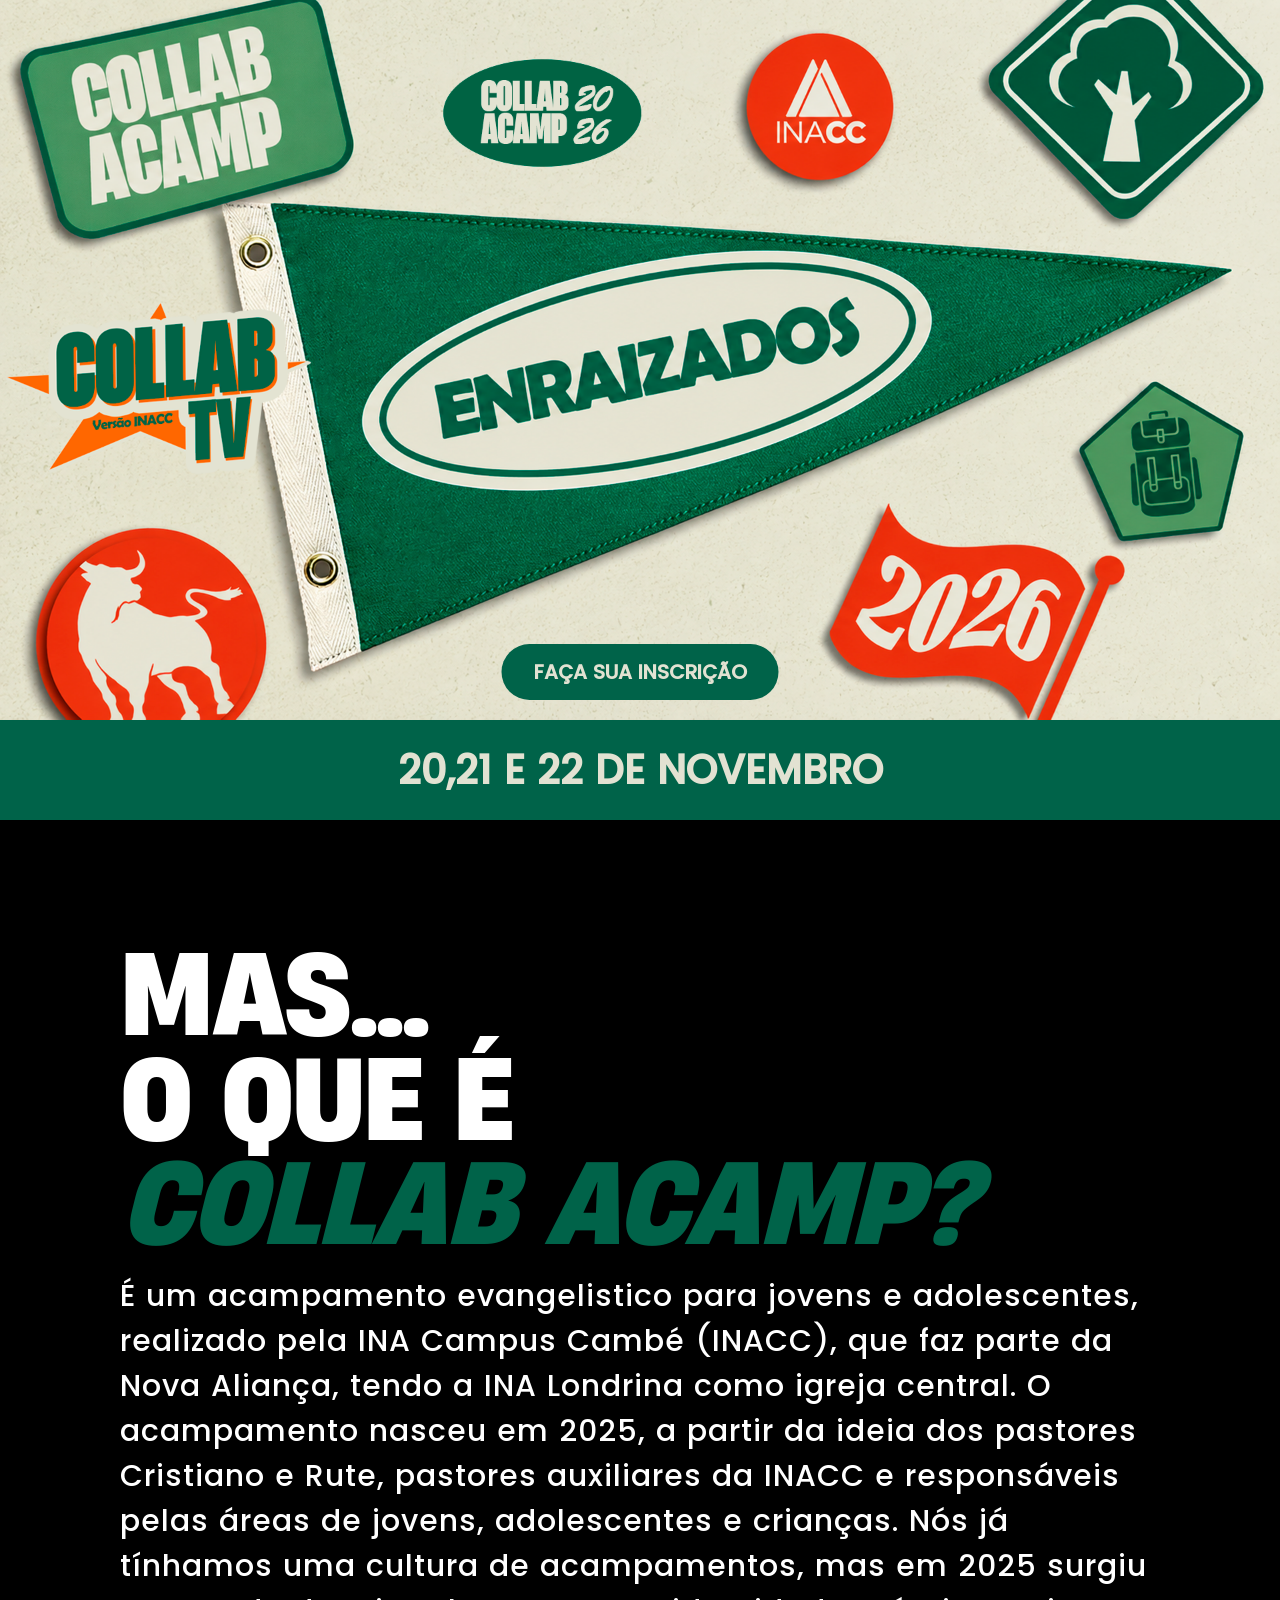
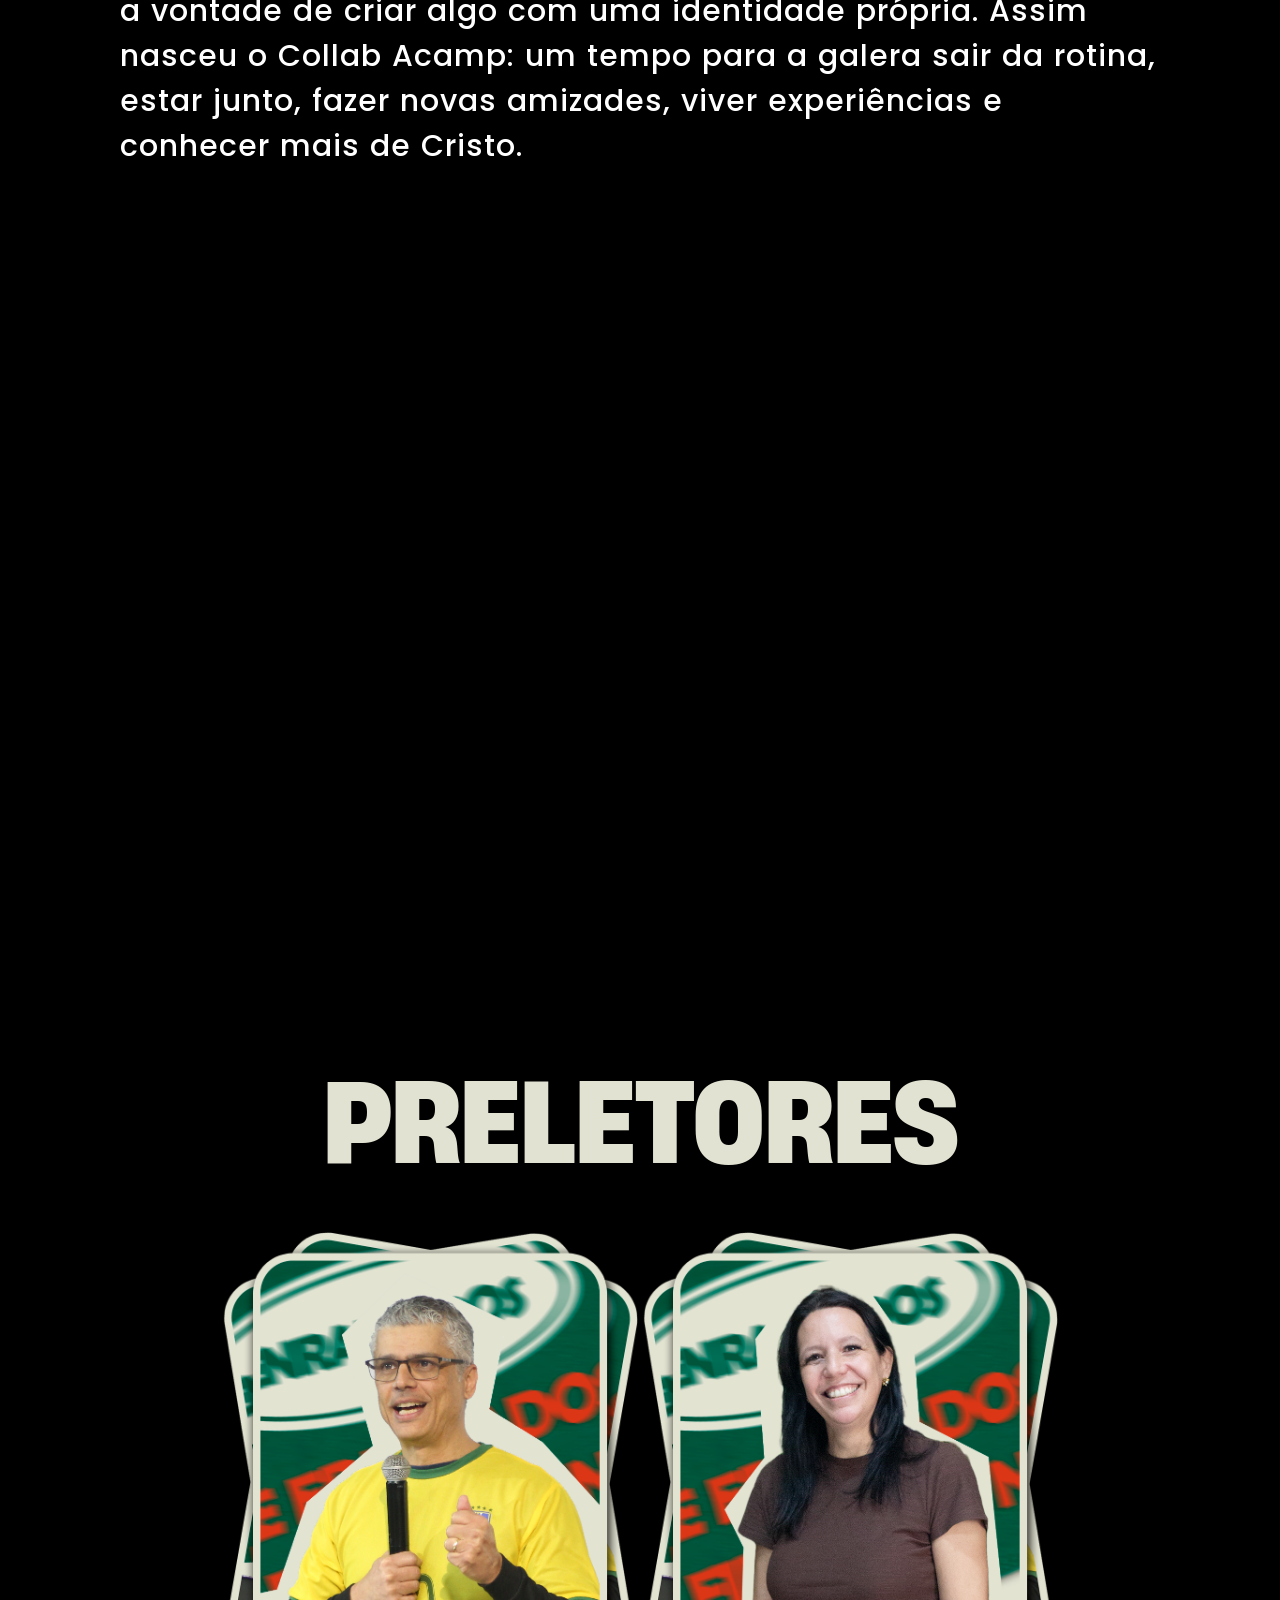
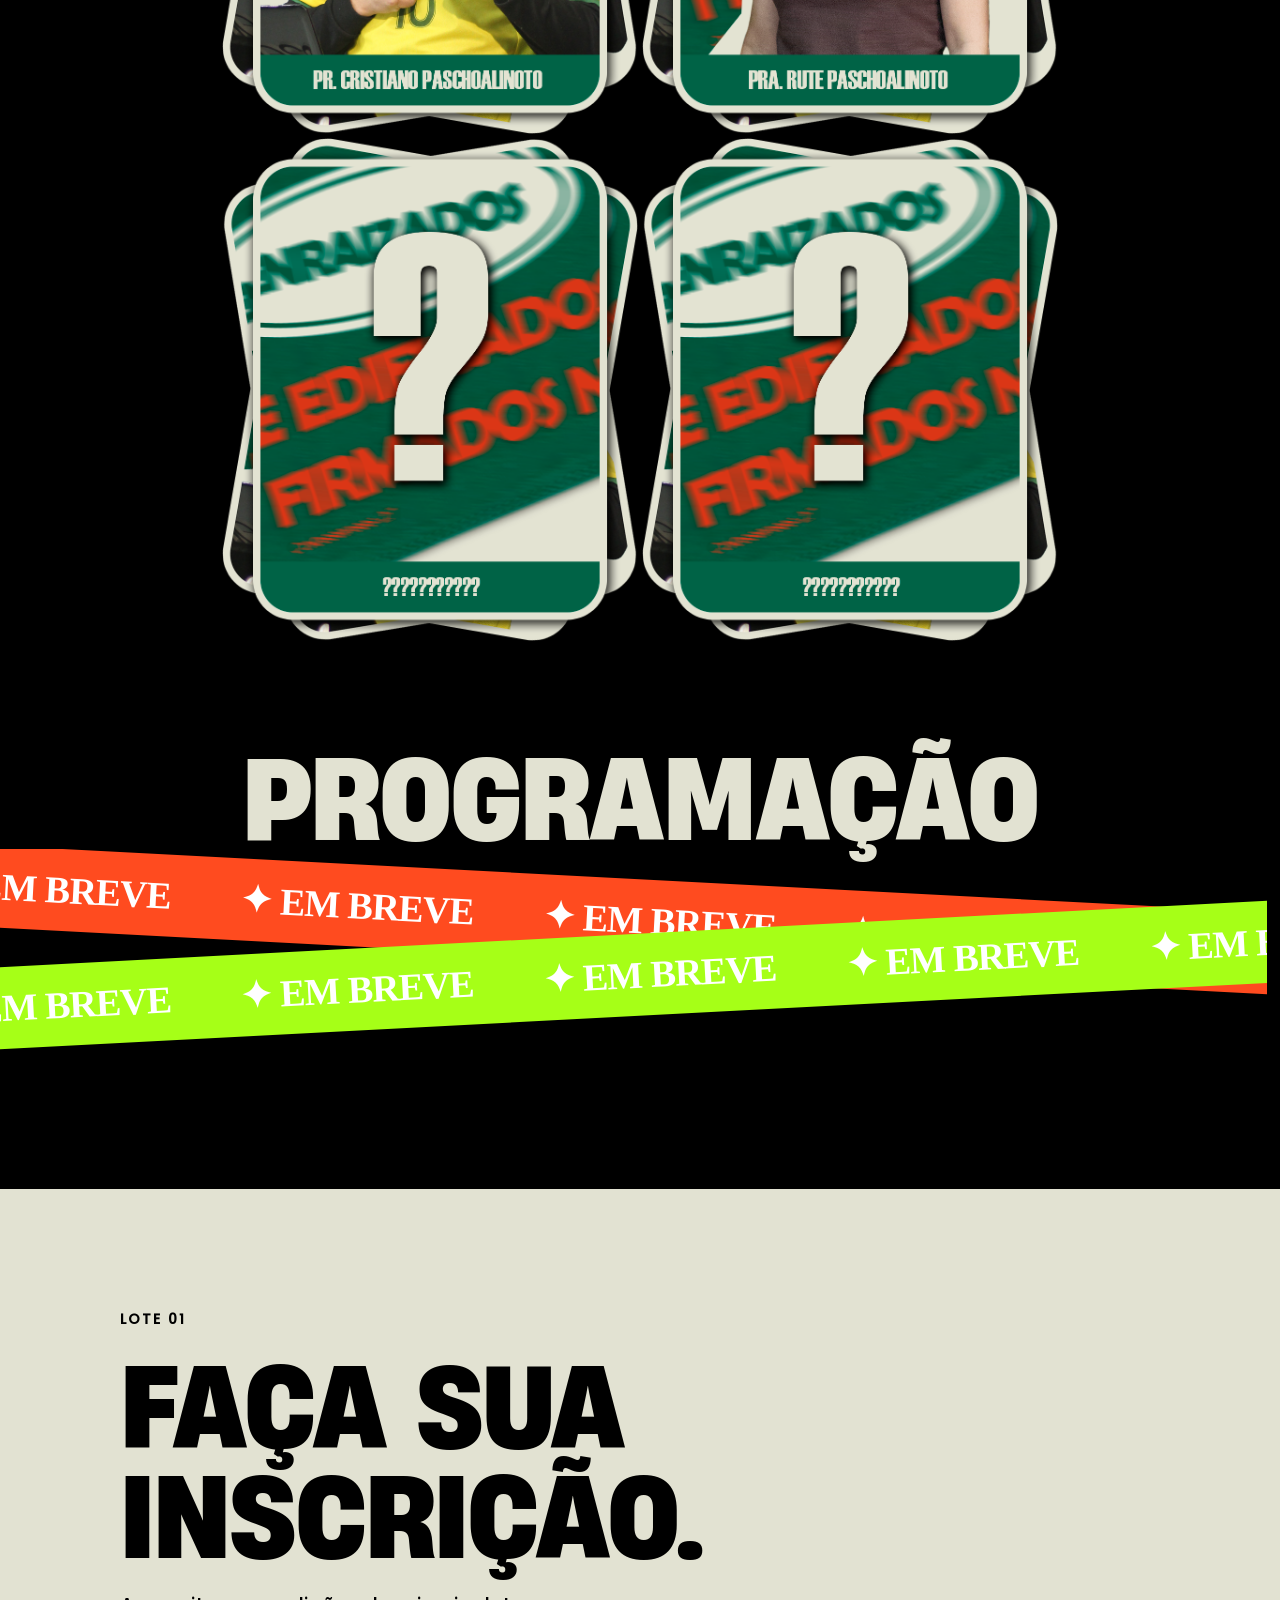
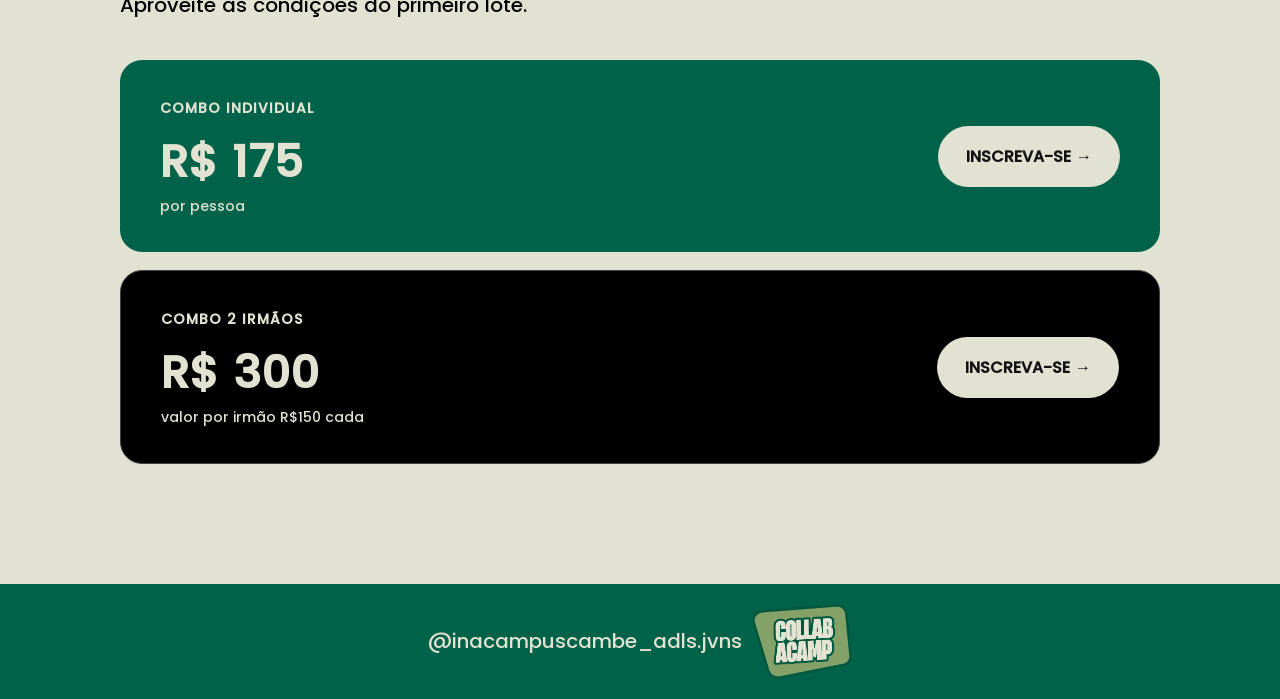
<file: index.html>
<!DOCTYPE html>
<html lang="pt-BR">
<head>
    <meta charset="UTF-8">
    <meta name="viewport" content="width=device-width, initial-scale=1.0">
    <title>COLLAB ACAMP 2026</title>
    <meta name="description" content="COLLAB ACAMP 2026 — Confira todas as informações, programação e novidades do acampamento.">
    <meta name="robots" content="index, follow">
    <link rel="canonical" href="https://collabacamp.online/">
    <link rel="stylesheet" href="css/index.css">
    <link rel="stylesheet" href="css/global.css">
    <link rel="icon" type="image/png" href="COLLAB acamp.png">

    <!-- Compartilhamento no WhatsApp, Instagram, Facebook etc. -->
    <meta property="og:type" content="website">
    <meta property="og:url" content="https://collabacamp.online/">
    <meta property="og:title" content="COLLAB ACAMP 2026">
    <meta property="og:description" content="Confira todas as informações, programação e novidades do COLLAB ACAMP 2026.">
    <meta property="og:site_name" content="COLLAB ACAMP 2026">

    <!-- Nome preferido do site para mecanismos de busca -->
    <script type="application/ld+json">
    {
      "@context": "https://schema.org",
      "@type": "WebSite",
      "name": "COLLAB ACAMP 2026",
      "url": "https://collabacamp.online/"
    }
    </script>

</head>
<body>
    <header class="header">
        <div>
            <ul>
                <li>
                    <a href="#home">
                    Inicio
                    </a>
                </li>
                <li>
                    <a href="#pag-dois-oque-e">
                    O que é?
                    </a>
                </li>
                <li>
                    <a href="#pg-tres-progr">
                    Programação
                    </a>
                </li>
                <li>
                    <a href="#inscricao">
                    Inscreva-se
                    </a>
                </li>
                <li>
                    <a href="https://w.app/nyemnc">
                    Dúvidas?
                    </a>
                </li>
            </ul>
        </div>
    </header>

    <main>
        <section class="home" id ="home">
            <div class="capa-pag">
                <img src="img/SITE COMPUTADOR.png" alt="Collab 2026" class="capa-img capa-computador">
                <img src="img/SITE CELULAR.png" alt="Collab 2026" class="capa-img capa-celular">
                <a href="#inscricao" class="faca-sua-inscricao">
                    FAÇA SUA INSCRIÇÃO
                </a>
            </div>
        </section>
        
        <div class = "data">
            20,21 e 22 de Novembro
        </div>
        
        <section class="pag-dois-oque-e" id = "pag-dois-oque-e">
                <h1 class="titulo-dois">
                Mas...<br>O que é <br>
                <span class = "detalhe-abertura">COLLAB ACAMp?</span>
                </h1>
                <p class = "texto-dois">
                    É um acampamento evangelistico para jovens e adolescentes, realizado pela INA Campus Cambé (INACC), que faz parte da Nova Aliança, tendo a INA Londrina como igreja central.
                    O acampamento nasceu em 2025, a partir da ideia dos pastores Cristiano e Rute, pastores auxiliares da INACC e responsáveis pelas áreas de jovens, adolescentes e crianças.
                    Nós já tínhamos uma cultura de acampamentos, mas em 2025 surgiu a vontade de criar algo com uma identidade própria. Assim nasceu o Collab Acamp: um tempo para a galera sair da rotina, estar junto, fazer novas amizades, viver experiências e conhecer mais de Cristo.
                </p>
                <div class= "video-tema">
                    <iframe src="https://www.youtube-nocookie.com/embed/gSRw7Sj7A7Q?si=cYI2en7I1Rjrwres" title="Video Tema" loading="lazy" referrerpolicy="strict-origin-when-cross-origin" allowfullscreen></iframe>
                </div>
        </section>
        
        <section class="pg-tres-progr" id = "pg-tres-progr">
            <h1 class="titulo-tres">
                Preletores
            </h1>
            <div class="cartas">
                <img src="img/CARTA_CRIS.png" class="carta-cris" alt ="Carta Cris">
                <img src="img/CARTA_RUTE.png" class = "carta-rute" alt ="Carta Rute">
                <img src = "img/CARTA-EMBREVE.png" class = "carta-embreve" alt ="Carta embreve">
                <img src = "img/CARTA-EMBREVE.png" class = "carta-embreve" alt ="Carta embreve">
            </div>
            <h1 class="programacao">
                Programação
            </h1>
            <section class="breve-faixas">
                <div class="faixa faixa-laranja">
                    <div class="faixa-conteudo">
                        <span>✦ EM BREVE</span>
                        <span>✦ EM BREVE</span>
                        <span>✦ EM BREVE</span>
                        <span>✦ EM BREVE</span>
                        <span>✦ EM BREVE</span>
                        <span>✦ EM BREVE</span>
                        <span>✦ EM BREVE</span>
                        <span>✦ EM BREVE</span>

                        <span>✦ EM BREVE</span>
                        <span>✦ EM BREVE</span>
                        <span>✦ EM BREVE</span>
                        <span>✦ EM BREVE</span>
                        <span>✦ EM BREVE</span>
                        <span>✦ EM BREVE</span>
                        <span>✦ EM BREVE</span>
                        <span>✦ EM BREVE</span>
                    </div>
                </div>


                <div class="faixa faixa-roxa">
                    <div class="faixa-conteudo">
                        <span>✦ EM BREVE</span>
                        <span>✦ EM BREVE</span>
                        <span>✦ EM BREVE</span>
                        <span>✦ EM BREVE</span>
                        <span>✦ EM BREVE</span>
                        <span>✦ EM BREVE</span>
                        <span>✦ EM BREVE</span>
                        <span>✦ EM BREVE</span>

                        <span>✦ EM BREVE</span>
                        <span>✦ EM BREVE</span>
                        <span>✦ EM BREVE</span>
                        <span>✦ EM BREVE</span>
                        <span>✦ EM BREVE</span>
                        <span>✦ EM BREVE</span>
                        <span>✦ EM BREVE</span>
                        <span>✦ EM BREVE</span>
                    </div>
                </div>
            </section>
        </section>

        <section class="pag-quatro-ins" id = "inscricao">
            <div class="lote">
                <div class="titulo">
                    <span>LOTE 01</span>
                    <h2>Faça sua<br>inscrição.</h2>
                    <p>Aproveite as condições do primeiro lote.</p>
                </div>

                <div class="precos">
                    <div class="card individual">
                        <div>
                            <span>COMBO INDIVIDUAL</span>
                            <h3>R$ 175</h3>
                            <p>por pessoa</p>
                        </div>
                            <a href="https://forms.gle/2uRgqixYs254iwUR7">INSCREVA-SE →</a>
                    </div>
                    <div class="card irmao">
                        <div>
                            <span>COMBO 2 IRMÃOS</span>
                            <h3>R$ 300</h3>
                            <p>valor por irmão R$150 cada</p>
                        </div>
                        <a href="https://forms.gle/1xk8GZ5hoA1KC9Y48">INSCREVA-SE →</a>
                    </div>
                </div>
            </div>
        </section>
        <section>
                <div class = "rodape">
                    <a href = "https://www.instagram.com/inacampuscambe_adls.jvns/" class = "instagram">
                            @inacampuscambe_adls.jvns
                    </a>
                    <img src="img/COLLAB acamp.png" class="imagem-rodape" alt="Collab Acampa">
                </div>
        </section>
    </main>
</body>
</html>
</file>
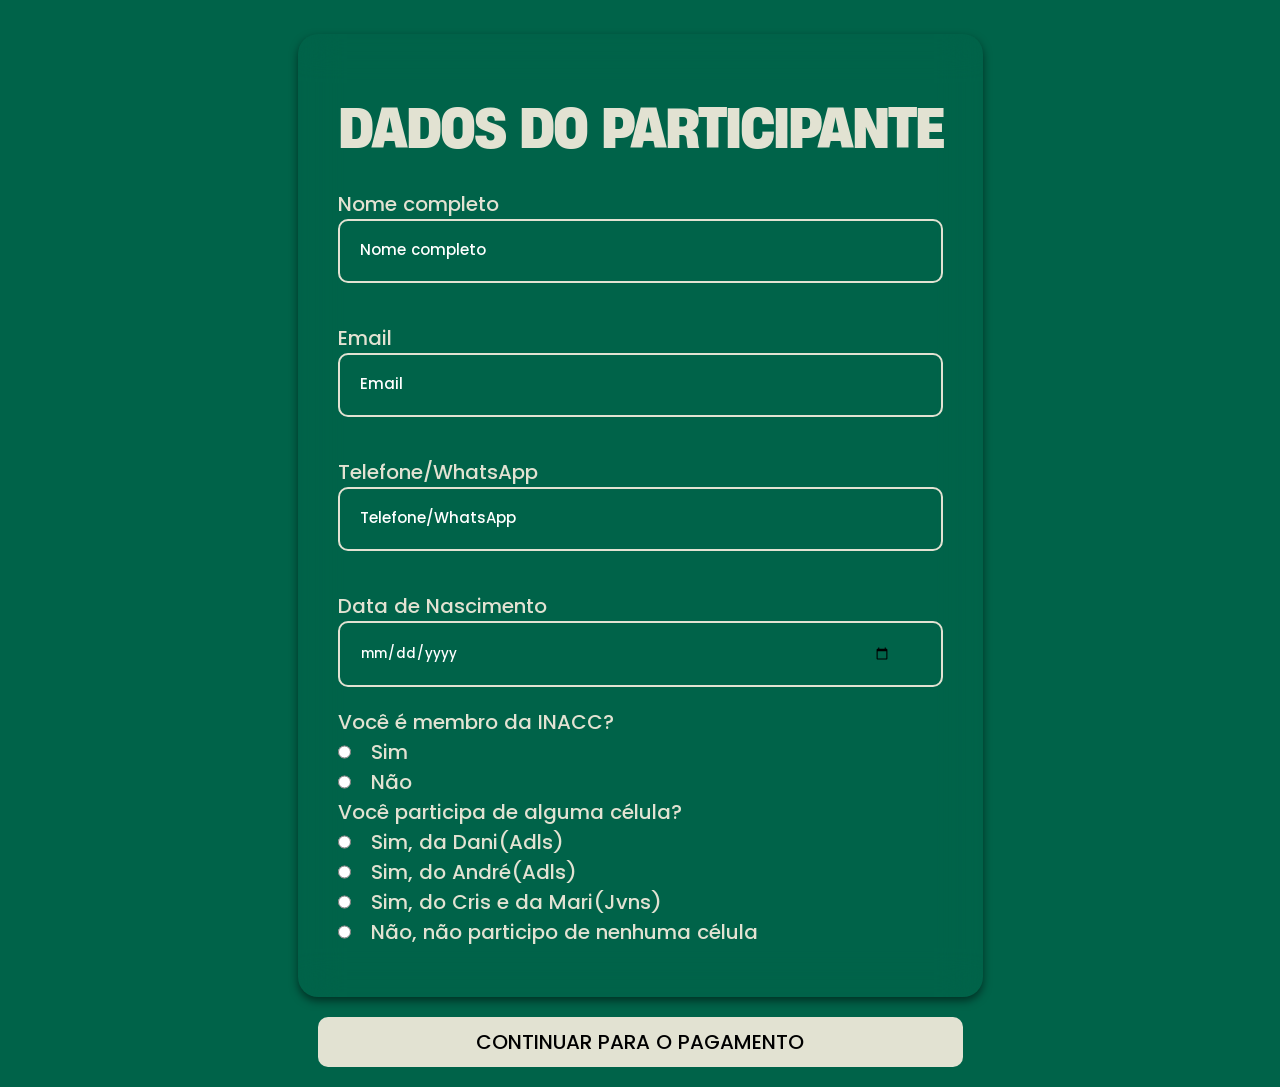
<file: checkout.html>
<!DOCTYPE html>
<html lang="prt-BR">
<head>
    <meta charset="UTF-8">
    <meta name="viewport" content="width=device-width, initial-scale=1.0">
    <title>Checkout</title>
    <link rel="stylesheet" href="css/checkout.css">
    <link rel="stylesheet" href="css/global.css">
</head>
<body>
    <main class="checkout">
        <h1>Resumo da Inscrição</h1>
        <section class="resumo-inscricao">
            <div class="resumo-participante">
                 <h2>Dados do Participante</h2>
                <p><strong>Nome: </strong> <span data-summary="nome"></span></p>
                <p><strong>Email: </strong> <span data-summary="email"></span></p>
                <p><strong>Telefone: </strong> <span data-summary="telefone"></span></p>
                <p><strong>Data de Nascimento: </strong> <span data-summary="idade"></span></p>
            </div>
        </section>
        <section id="responsible-summary" hidden>
            <div class="resumo-responsavel">
                <h2>Dados do Responsável</h2>
                <p><strong>Nome: </strong> <span data-summary="nomeResponsavel"></span></p>
                <p><strong>E-mail: </strong> <span data-summary="emailResponsavel"></span></p>
                <p><strong>Telefone: </strong> <span data-summary="telefoneResponsavel"></span></p>
            </div>
        </section>
        <section class="evento-info">
            <div class="resumo-evento">
                <h2>Informações do Evento</h2>
                <p><strong>Evento:</strong> COLLAB ACAMP 2026</p>
                <p><strong>Data:</strong> 20, 21, 22 de Novembro de 2026</p>
                <p><strong>Valor:</strong> R$ 175,00</p>
                <p><strong>Local:</strong> </p>
            </div>
        </section>
        <p class="aviso">Ao clicar em "Ir para o Pagamento", você será redirecionado para a página de pagamento. Certifique-se de revisar todas as informações antes de prosseguir.</p>
        <div class="buttons">
            <a href="inscricao.html" class="buttom">Voltar</a>
            <a href="https://link.infinitepay.io/cristianopachoalinoto/VC1D-GQ7JXLDRSQ-175,00" class="buttom">Ir para o Pagamento</a>
        </div>
    </main>
    <script src="js/checkout.js" defer></script>
</body>
</html>
</file>
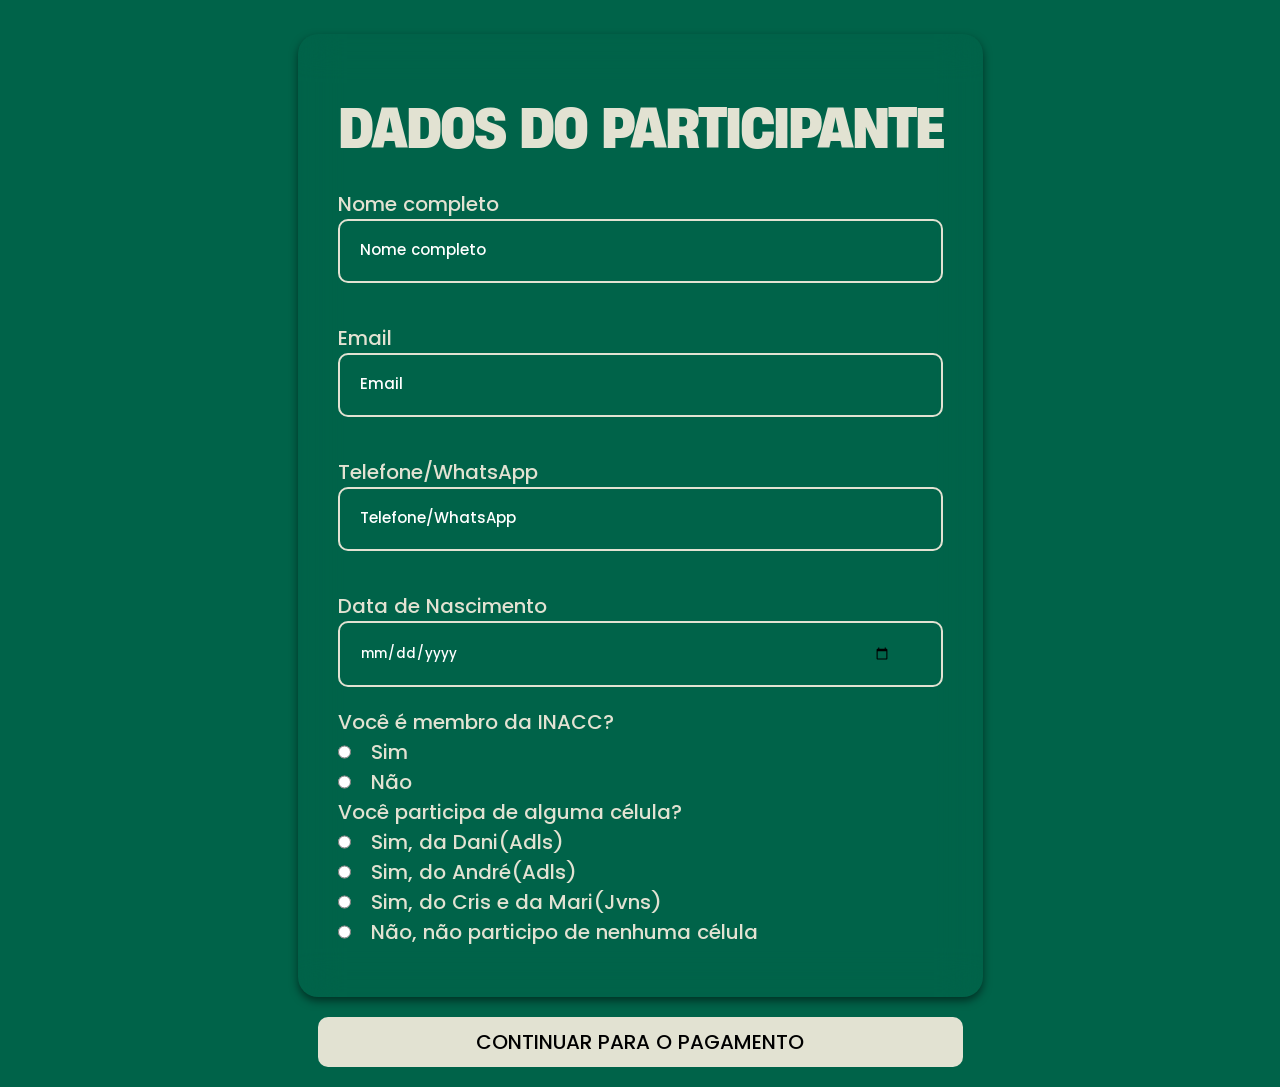
<file: inscricao.html>
<!DOCTYPE html>
<html lang="pt-BR">
<head>
    <meta charset="UTF-8">
    <meta name="viewport" content="width=device-width, initial-scale=1.0">
    <title>INSCRIÇÃO COLLAB ACAMP</title>
    <link rel="stylesheet" href="css/inscricao.css">
    <link rel="stylesheet" href="css/global.css">
</head>
<body>
    <main class="inscricao">
        <form id="form-inscricao">
        <section>
                <div class = "box-participante" id="participante">
                    <h1 class="title">Dados do Participante</h1>
                    <div class="inserir">
                        <label for="nome">Nome completo</label>
                        <input id="nome" name="nome" type="text" placeholder="Nome completo" required>
                    </div>
                    <div class="inserir">
                        <label for="email">Email</label>
                        <input id="email" name="email" type="email" placeholder="Email" autocomplete="email" required>
                    </div>
                    <div class="inserir">
                        <label for="telefone">Telefone/WhatsApp</label>
                        <input id="telefone" name="telefone" type="tel" placeholder="Telefone/WhatsApp" required>
                    </div>
                    <div class="inserir">
                        <label for="idade">Data de Nascimento</label>
                        <input id="idade" name="idade" type="date" placeholder="Data de Nascimento" required >
                    </div>
                    <div class="pergunta">
                        <p>Você é membro da INACC?</p>
                        <label><input type="radio" name="membro-inacc" value="sim" required> Sim</label>
                        <label><input type="radio" name="membro-inacc" value="nao"> Não</label>
                    </div>
                    <div class="pergunta">
                        <p>Você participa de alguma célula?</p>
                        <label><input type="radio" name="participa-celula" value="dani"> Sim, da Dani(Adls)</label>
                        <label><input type="radio" name="participa-celula" value="andre"> Sim, do André(Adls)</label>
                        <label><input type="radio" name="participa-celula" value="mari"> Sim, do Cris e da Mari(Jvns)</label>
                        <label><input type="radio" name="participa-celula" value="nenhuma"> Não, não participo de nenhuma célula</label>
                    </div>   
                </div> 
        </section>
        <section>
            <fieldset id="form-responsavel" hidden disabled>
                <div class = "box-responsavel" id="responsavel">
                    <h1 class="title">Informações do Responsável</h1>
                        <div class="inserir">
                            <label for="nomeResponsavel">Nome completo do Responsável</label>
                            <input id="nomeResponsavel" name="nomeResponsavel" type="text" placeholder="Nome completo do Responsável" required>
                        </div>
                    <div class="inserir">
                        <label for="emailResponsavel">Email do Responsável</label>
                        <input id="emailResponsavel" name="emailResponsavel" type="email" placeholder="Email do Responsável" autocomplete="email" required>
                    </div>
                    <div class="inserir">
                        <label for="telefoneRsponsavel">Telefone/WhatsApp do Responsável</label>
                        <input id="telefoneResponsavel" name="telefoneResponsavel" type="tel" placeholder="Telefone/WhatsApp do Responsável" required>
                    </div>
                </div>
            </fieldset>
        </section>
        <section>
                <div class = "box-pagamento" id="pagamento">
                <button type="submit">Continuar para o pagamento</button>
                </div>
        </section> 
        </form>
    </main>
    <script src="js/inscricao.js" defer></script>
</body>
</html>
</file>
<file: css/index.css>
/* PAGINA 1 - CAPA INICIAL */
.capa-pag{
    position: relative;
    width: 100%;
}
.capa-img {
    width: 100%;
    height: auto;
    display: block;
}

.faca-sua-inscricao {
    position: absolute;
    bottom: 20px;
    left: 50%;
    transform: translateX(-50%);

    font-family: "Poppins", sans-serif;
    background-color: #006349;
    color: #e2e2d2;
    padding: 0.8rem 2rem;
    border-radius: 100px;
    text-decoration: none;
    font-size: 20px;
    font-weight: 800;
    text-align: center;

}

/* DIVISÃO COM A DATA */
.data{
    background-color: #006349;
    color:#e2e2d2;
    padding: 20px;
    text-align: center; 
    text-transform: uppercase;
    font-family: "Poppins", sans-serif;
    list-style: none;
    font-weight: 800;
    font-size: 40px;
    position: relative;
}

/* PAGINA 2 - OQUE É */

.titulo-dois {
    font-family: "Heading Now Trial", sans-serif;
    font-weight: 1000;
    text-align:start;
    font-size: 110px;
    letter-spacing: -2px;
    line-height: 0.95;
    color: #fff;
    text-transform: uppercase;
}
.pag-dois-oque-e{
    padding: 120px;
    background-color: rgb(0, 0, 0);
}

.detalhe-abertura{
    color: #006349;
    background: none;
    font-style: italic;
}
.texto-dois{
    color:#fff;
    font-family: "Poppins", sans-serif;
    list-style: none;
    margin-top: 20px;
    font-weight: normal;
    letter-spacing: 1px;
    font-size: 30px;
}
.video-tema {
    margin-top: 70px;
    aspect-ratio: 16 / 9;
    width: 100%;
    justify-content: center;
    align-items: center;
}
.video-tema iframe {
  inset: 0;
  width: 100%;
  height: 100%;
  border: 0;
    justify-content: center;
  align-items: center;
}
/* PAGINA 3 - PROGRAMAÇÃO*/
.pg-tres-progr{
    padding: 120px;
    background-color:#000000;
}
.titulo-tres{
    font-family: "Heading Now Trial", sans-serif;
    font-weight: 1000;
    text-align: center;
    font-size: 110px;
    letter-spacing: -2px;
    text-transform: uppercase;
    line-height: 0.95;
    color:#e2e2d2;
}

.cartas{
    text-align: center;
    margin-top: 60px;
}
.carta-cris{
    width: 40%;
}
.carta-rute{
    width: 40%;
}
.carta-embreve{
    width: 40%;
}

.programacao{
    margin-top: 100px;
    font-family: "Heading Now Trial", sans-serif;
    font-weight: 1000;
    text-align: center;
    font-size: 110px;
    letter-spacing: -2px;
    text-transform: uppercase;
    line-height: 0.95;
    color:#e2e2d2;
}
/* ==============================
   FAIXAS EM BREVE
================================ */

.breve-faixas {
    position: relative;
    width: 99vw;
    margin-left: calc(50% - 50vw);
    height: 220px;
    overflow: hidden;
    background: transparent;
}

.faixa {
    position: absolute;
    width: 110%;
    left: -5%;
    padding: 22px 0;
    overflow: hidden;
    white-space: nowrap;
}
.faixa-laranja {
    top: 30px;
    background: #ff4b1f;
    transform: rotate(3deg);
    z-index: 1;
}
.faixa-roxa {
    top: 85px;
    background:#a6ff17;
    transform: rotate(-3deg);
    z-index: 2;
}
.faixa-conteudo {
    display: flex;
    width: max-content;
    align-items: center;
    animation: passar-faixa 18s linear infinite;
}
.faixa-conteudo span {
    flex-shrink: 0;
    margin-right: 70px;
    color: #fff;
    font-size: 38px;
    font-weight: 800;
    line-height: 1;
    letter-spacing: -1px;
}

@keyframes passar-faixa {
    from {
        transform: translateX(0);
    }
    to {
        transform: translateX(-50%);
    }
}

/* PAGINA 4 - INSCRIÇÃO */
.pag-quatro-ins{
    padding: 120px;
    background-color:#e2e2d2;
  
}

.titulo span {
    font-size: 14px;
    font-weight: bold;
    letter-spacing: 2px;
    color: #000000;
    font-family: "Poppins", sans-serif;
}

.titulo h2 {
    font-size: 110px;
    line-height: 1;
    margin: 20px 0;
    font-weight: 800;
    color: #000000;
    font-family: "Heading Now Trial", sans-serif;
    text-transform: uppercase;
    letter-spacing: -2px;
    font-weight: 1000;
}

.titulo p {
    font-size: 20px;
    margin-bottom: 40px;
    color: #000000;
    font-family: "Poppins", sans-serif;
}

.precos {
    display: flex;
    flex-direction: column;
    gap: 18px;
    font-family: "Poppins", sans-serif;
}

.card {
    display: flex;
    align-items: center;
    justify-content: space-between;
    border-radius: 22px;
    padding: 35px 40px;
    
}

.card span {
    font-size: 14px;
    font-weight: bold;
    letter-spacing: 1px;
    color:#e2e2d2;
}

.card h3 {
    font-size: 45px;
    margin: 8px 0 0;
    color:#e2e2d2;
}

.card p {
    font-size: 14px;
    color:#e2e2d2;
}

.individual {
    background:#006349;
    min-height: 180px;
}

.irmao {
    background: #000000;
    border: 1px solid #444;
    min-height: 130px;
}

.card a {
    background: #e2e2d2;
    color: #111;
    text-decoration: none;
    font-weight: bold;
    padding: 18px 28px;
    border-radius: 40px;
}


/* RODAPE */
.rodape{
    background-color:#006349;
    padding: 20px;
    display: flex;
    justify-content: center;
    align-items: center;
    gap: 10px;
}

.instagram{
    color:#e2e2d2;
    font-size: 20px;
    font-family: "Poppins", sans-serif;
    
}
.imagem-rodape{
  width: 8%;
}


/* =========================================
   RESPONSIVIDADE PARA CELULAR ANDROID E IPHONE
========================================= */


@media (max-width: 768px) {
/* PAGINA 1 - CAPA INICIAL MOBILE*/

    .capa-pag {
        width: 100%;
        position: relative;
        overflow: hidden;
    }
    .capa-img {
        width: 100%;
        height: auto;
        display: block;
    }
    .faca-sua-inscricao {
        width: auto;
        max-width: 85%;
        bottom: 15px;
        padding: 12px 20px;
        font-size: 14px;
        white-space: nowrap;
    }

/* DIVISÃO COM A DATA MOBILE */
    .data {
        width: 100%;
        padding: 18px 15px;
        font-size: 20px;
        line-height: 1.3;
        text-align: center;
    }

/* PAGINA 2 - OQUE É MOBILE*/
    .pag-dois-oque-e {
        padding: 70px 25px;
    }
    .titulo-dois {
        font-size: clamp(48px, 14vw, 70px);
        letter-spacing: -1px;
        line-height: 0.9;
    }
    .texto-dois {
        margin-top: 25px;
        font-size: 16px;
        line-height: 1.6;
        letter-spacing: 0;
    }

/* PAGINA 3 - PROGRAMAÇÃO MOBILE*/
    .titulo-tres {
        font-size: clamp(50px, 14vw, 70px);
        line-height: 0.9;
    }
    .cartas {
        display: flex;
        flex-direction: column;
        align-items: center;
        gap: 15px;
        margin-top: 40px;
    }
    .carta-cris, .carta-rute, .carta-embreve {
        width: 100%;
        max-width: 450px;
        display: block;
    }
    .pg-tres-progr {
        width: 100%;
        max-width: 100%;
        overflow: hidden;
        padding: 70px 20px;
    }
    .programacao {
        margin-top: 70px;
        font-size: clamp(28px, 9vw, 42px);
        line-height: 0.9;
        letter-spacing: -1px;
        text-align: center;
        width: 100%;
        max-width: 100%;
        white-space: nowrap;
        overflow: hidden;
    }

    /*FAIXAS EM BREVE*/
    .breve-faixas {
        position: relative;
        width: 100%;
        max-width: 100%;
        margin-left: 0;
        height: 150px;
        overflow: hidden;
    }
    .faixa {
    width: 110%;
    left: -5%;
    overflow: hidden;
    }   
    .faixa-laranja {
        top: 25px;
    }
    .faixa-roxa {
        top: 70px;
    }
    .faixa-conteudo span {
        font-size: 23px;
        margin-right: 40px;
    }

/* PAGINA 4 - INSCRIÇÃO MOBILE */
    .pag-quatro-ins {
        padding: 70px 20px;
    }
    .titulo h2 {
        font-size: clamp(55px, 16vw, 75px);
        line-height: 0.9;
    }
    .titulo p {
        font-size: 16px;
        line-height: 1.5;
    }
    .precos {
        width: 100%;
    }
    .card {
        flex-direction: column;
        align-items: flex-start;
        gap: 25px;
        padding: 30px 25px;
    }
    .card h3 {
        font-size: 38px;
    }
    .card a {
        width: 100%;
        text-align: center;
        padding: 16px 20px;
    }


/*RODAPÉ MOBIL */
    .rodape {
        flex-direction: column;
        padding: 25px 15px;
        text-align: center;
    }
    .instagram {
        font-size: 14px;
        word-break: break-word;
    }
    .imagem-rodape {
        width: 35%;
    }
}

.capa-celular {
    display: none;
}

@media (max-width: 900px) {
    .capa-computador {
        display: none;
    }

    .capa-celular {
        display: block;
    }
}
</file>
<file: css/global.css>
*{
    margin: 0;
    padding: 0;
    box-sizing: border-box; 
}
html {
    -webkit-text-size-adjust: 100%;
    text-size-adjust: 100%;
    scroll-behavior: smooth;
}

@font-face {
    font-family: "Heading Now Trial";
    src: url("../font/HeadingNowTrial-66Bold.ttf") format("truetype");
}
@font-face {
    font-family: "Poppins";
    src: url("../font/Poppins-Medium.ttf") format("truetype");

}
/* HEADER */
.header {
    margin:auto;
    color:#e2e2d2;
    position: fixed;
    top: 0;
    width: 100%;
}

ul {
    display: flex;
    gap: 100px;
    align-items: center;
    justify-content: center;
    background-color: #006349;
    padding: 20px;
}

li {
    color: #e2e2d2;
    background-color: #006349;
    text-transform: uppercase;
    font-family: "Poppins", sans-serif;
    list-style: none;
    font-weight: 800;

}
a{
    color: #e2e2d2;
    text-decoration: none;
}
.sr-only {
    position: absolute;
    width: 1px;
    height: 1px;
    padding: 0;
    margin: -1px;
    overflow: hidden;
    clip: rect(0,0,0,0);
    white-space: nowrap;
    border: 0;
}
@media (max-width: 768px) {
    html, body {
    width: 100%;
    max-width: 100%;
    overflow-x: hidden;
    }

/* HEADER MOBILE*/
    .header {
        width: 100%;
        position: fixed;
        top: 0;
        left: 0;
        z-index: 1000;
    }
    ul {
        width: 100%;
        display: flex;
        gap: 15px;
        justify-content: center;
        align-items: center;
        flex-wrap: wrap;
        padding: 15px 10px;
    }
    li {
        font-size: 11px;
        white-space: nowrap;
    }
}
button{
    font-family: "Poppins", sans-serif;
    font-size: 20px;
    text-align: center;
    color: #000;
    text-decoration: none;
    text-transform: uppercase;

    padding: 10px 20px;
    border-radius: 10px;
    border: none;
    cursor: pointer;
    width: 100%;
    background-color: #e2e2d2;
}
</file>
<file: css/checkout.css>
body{
    background-color: #006349;
    min-height: 100vh;
    display: grid;
    place-items: center;
}
.checkout{
    display: flex;
    flex-direction: column;
    gap: 34px;
}
.resumo-participante, .resumo-evento, .resumo-responsavel{
    background-color: transparent;
    padding: 50px 40px;
    border-radius: 20px;
    box-shadow: 0 4px 8px rgba(0, 0, 0, 0.5);
    backdrop-filter: blur(20px);
    
}
.resumo-evento h2, .resumo-participante h2, .resumo-responsavel h2{
    font-family: "Heading Now Trial", sans-serif;
    font-size: 36px;
    color: #e2e2d2;
    text-transform: uppercase;
    letter-spacing: -1px;
    font-weight: 1000;
    text-align: center;
    gap: 20px;
}
.resumo-evento p, .resumo-participante p, .resumo-responsavel p{
    font-family: "Poppins", sans-serif;
    font-size: 20px;
    color: #e2e2d2;
    text-transform: uppercase;
    gap: 20px;
}
.resumo-evento strong, .resumo-participante strong, .resumo-responsavel strong{
    font-family: "Poppins", sans-serif;
    font-size: 20px;
    text-transform: uppercase;
    font-weight: 1000;
}   
.aviso{
    font-family: "Poppins", sans-serif;
    font-size: 10px;
    color: #e2e2d2;
    text-transform: uppercase;
    text-align: center;
}
.buttons{
    display: flex;
    justify-content: center;
    gap: 20px;
    margin-block-end: 20px;
}
</file>
<file: css/inscricao.css>
body{
    background-color: #006349;
    min-height: 100vh;
    display: grid;
    place-items: center;
}
.inscricao{
    display: flex;
    flex-direction: column;
    margin-top: 34px;
    gap: 34px;
}
.box-participante, .box-responsavel{
    background-color: transparent;
    padding: 50px 40px;
    border-radius: 20px;
    box-shadow: 0 4px 8px rgba(0, 0, 0, 0.5);
    justify-content: center;
    backdrop-filter: blur(20px);
    width: 100%;
}
.title {
    font-family: "Heading Now Trial", sans-serif;
    font-size: 54px;
    color: #e2e2d2;
    text-transform: uppercase;
    letter-spacing: -2px;
    font-weight: 1000;
    text-align: center;
}
.inserir{
    position: relative;
    padding: 20px 0px;
    width: 100%;
}
.inserir label{
    font-family: "Poppins", sans-serif;
    color: #e2e2d2;
    font-size: 20px;
    width: 100%;
}
.inserir input{
    font-family: "Poppins", sans-serif;
    background: transparent;
    border: none;
    border: 2px solid #e2e2d2;
    border-radius: 10px;
    color: #ffff;
    padding: 20px 50px 20px 20px;
    width: 100%;
}
.inserir input:focus{
    outline: none;
    border-color: #e66700;
}
.inserir input::placeholder{
    color: #ffff;
    font-size: 15px;
}

.pergunta label{
    font-family: "Poppins", sans-serif;
    font-size: 20px;
    color: #e2e2d2;
    display: flex;
    gap: 20px;
}
.pergunta input{
    font-family: "Poppins", sans-serif;
}
.pergunta{
    font-family: "Poppins", sans-serif;
    font-size: 20px;
    color: #e2e2d2;
}
.box-pagamento{
    padding: 20px;
}
</file>
